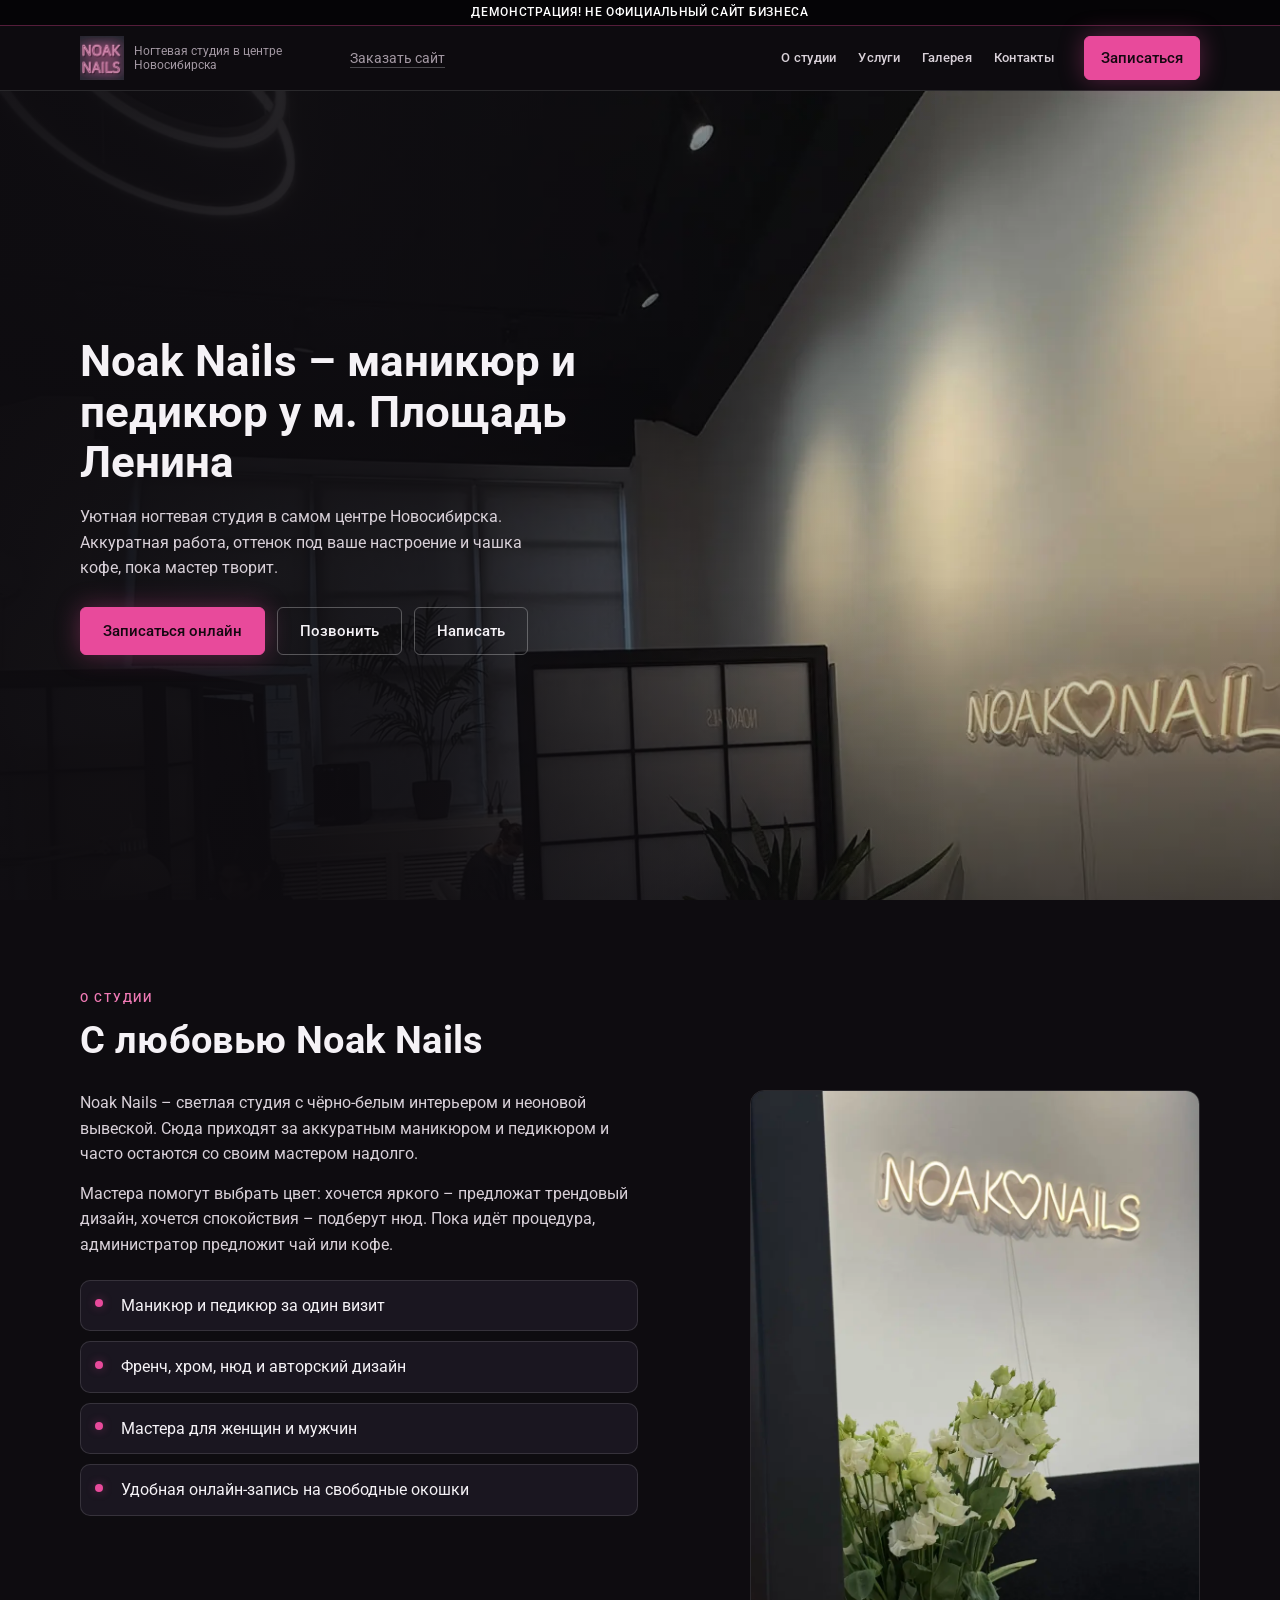
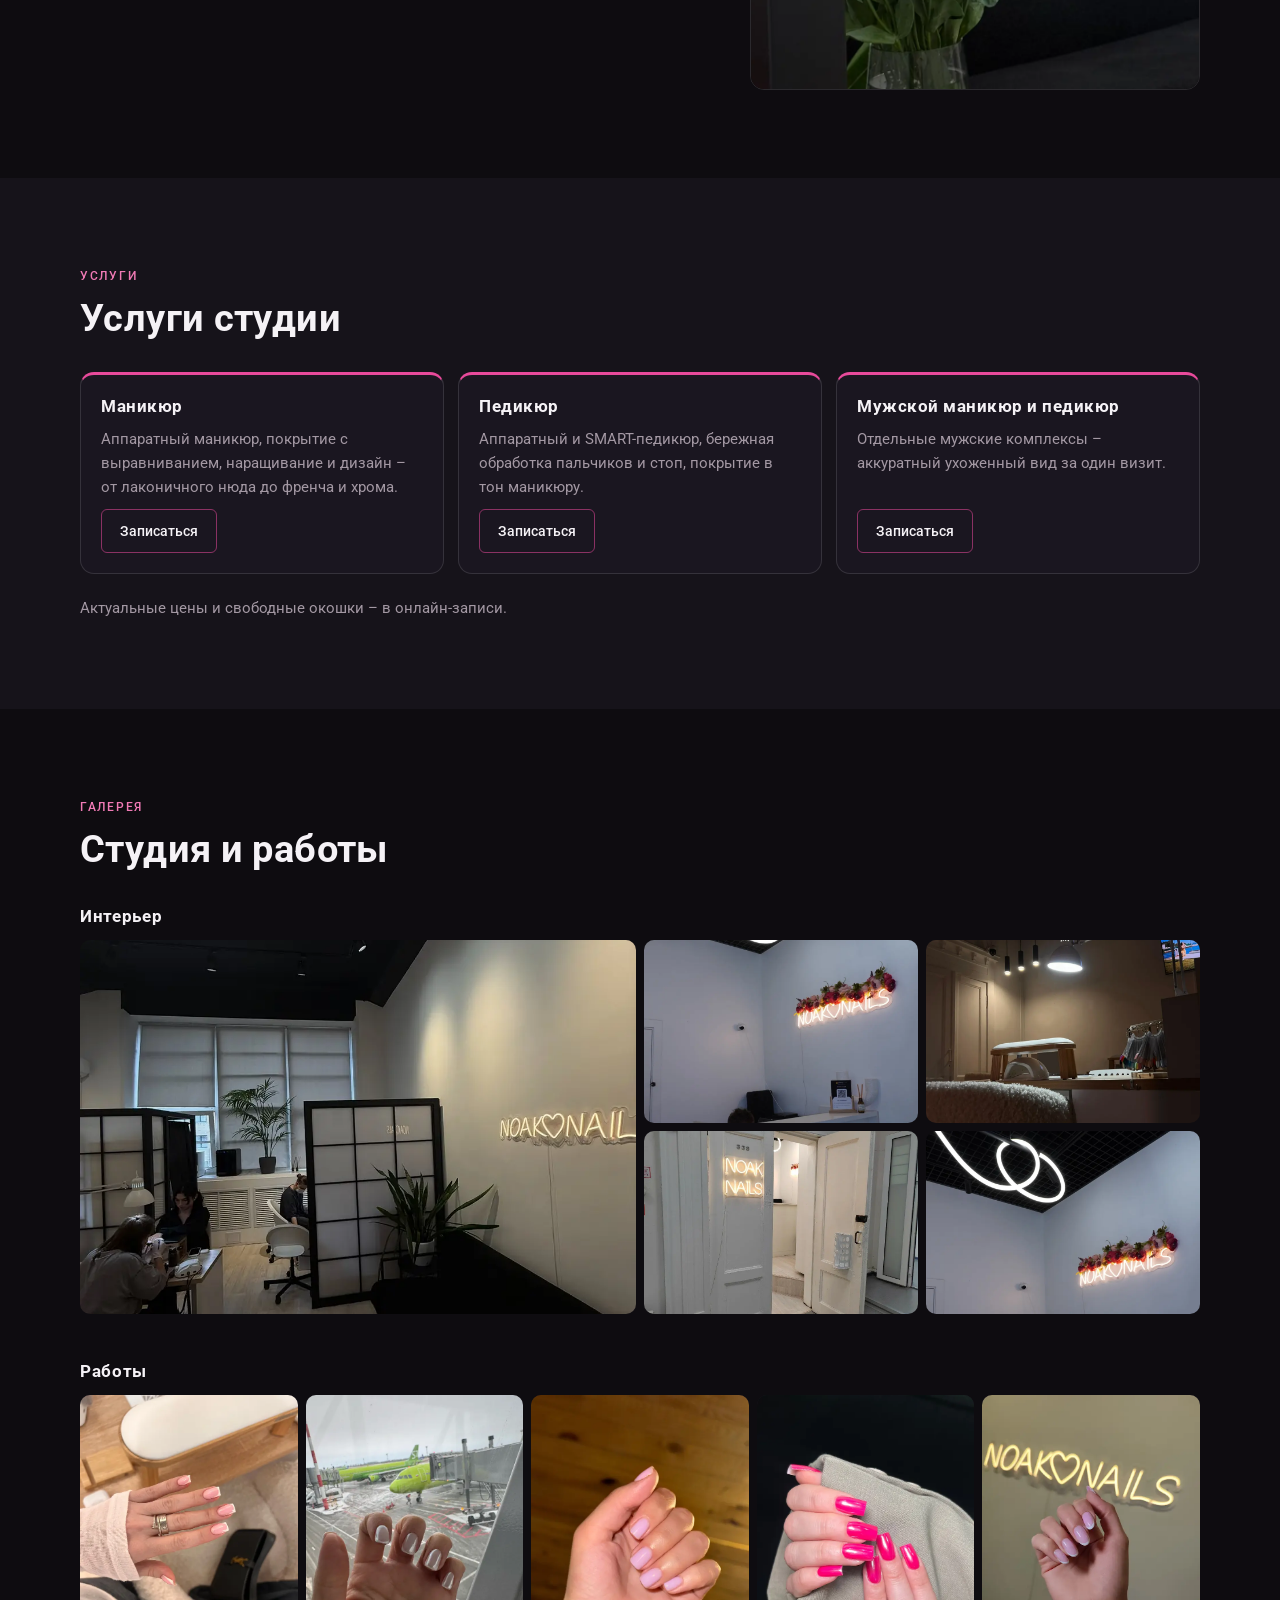
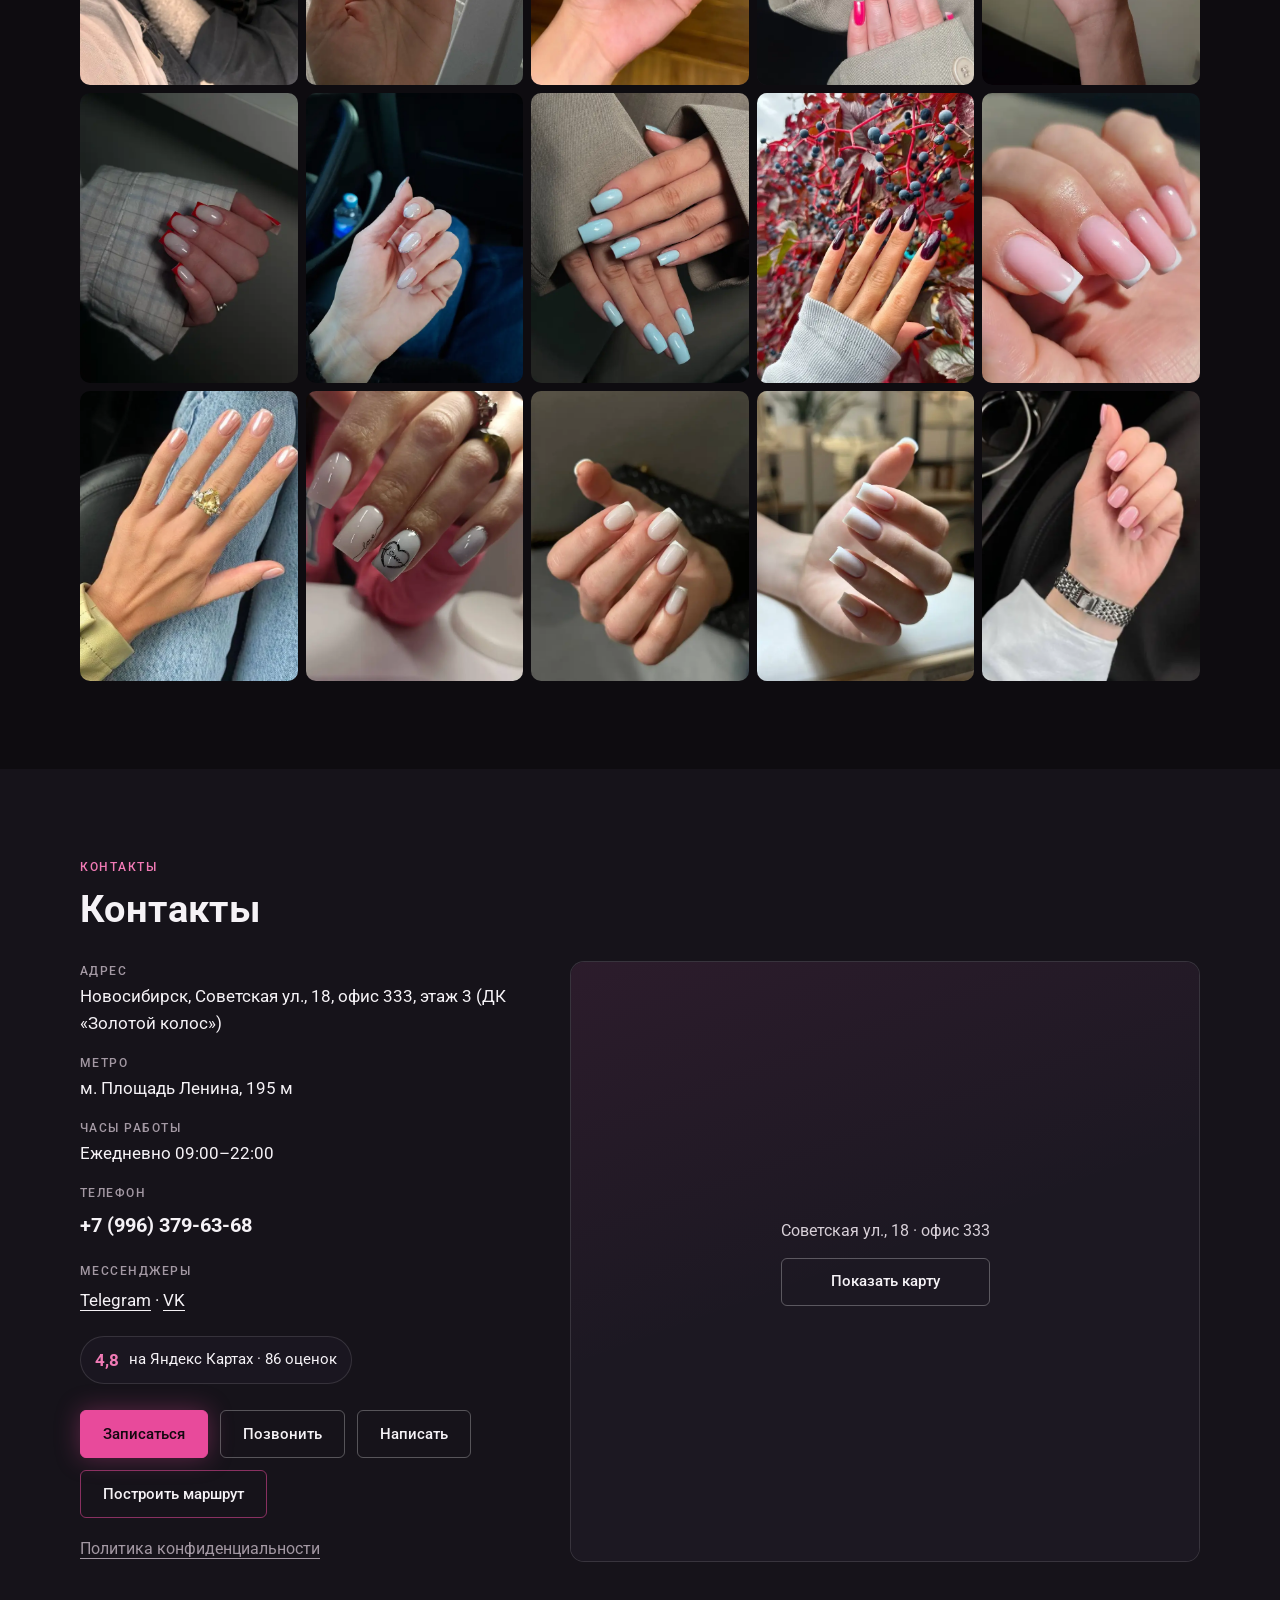
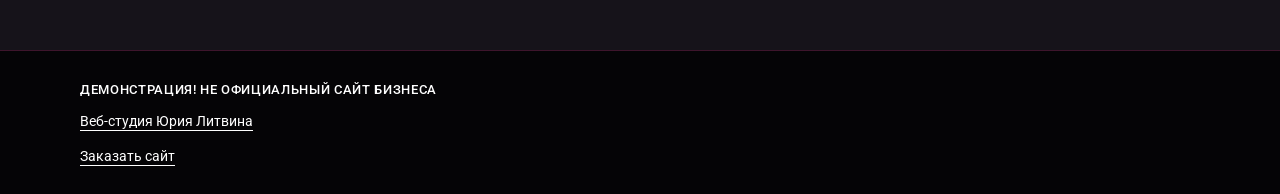
<file: index.html>
<!DOCTYPE html>
<html lang="ru">
<head>
<meta charset="utf-8">
<meta name="viewport" content="width=device-width, initial-scale=1.0">
<meta name="robots" content="noindex, nofollow">
<title>Noak Nails · ногтевая студия в Новосибирске</title>
<meta name="description"
  content="Noak Nails · Новосибирск, Советская ул., 18, у м. Площадь Ленина: маникюр и педикюр, дизайн, онлайн-запись. Ежедневно 09:00–22:00.">
<meta name="theme-color" content="#0e0c10">

<link rel="icon" sizes="any" href="logos/favicon.ico">
<link rel="icon" type="image/png" sizes="32x32" href="logos/favicon-32x32.png">
<link rel="apple-touch-icon" sizes="180x180" href="logos/apple-touch-icon.png">
<link rel="preload" href="fonts/roboto-cyrillic.woff2" as="font" type="font/woff2" crossorigin>
<link rel="preload" as="image" href="images/interior-salon-hero-960.webp" type="image/webp" imagesrcset="images/interior-salon-hero-960.webp 960w, images/interior-salon-hero-1400.webp 1400w" imagesizes="100vw">
<link rel="stylesheet" href="css/fonts.css">
<link rel="stylesheet" href="css/styles.css">
<script>document.documentElement.classList.add('js');</script>
</head>
<body>
<a class="skip-link" href="#main">К содержанию</a>

<div class="site-chrome">
  <div class="demo-strip">
    <p class="demo-phrase">ДЕМОНСТРАЦИЯ! НЕ ОФИЦИАЛЬНЫЙ САЙТ БИЗНЕСА</p>
  </div>
  <header class="site-header">
    <div class="container header-row">
      <a class="brand" href="#top">
        <img src="logos/logo.png" width="180" height="180" alt="NOAK NAILS">
        <span class="brand-sub">Ногтевая студия в центре Новосибирска</span>
      </a>
      <a class="order-link" href="https://litviniuv.ru/webstudio/order/?c=q6hd">Заказать сайт</a>
      <nav class="desk-nav" aria-label="Разделы">
        <ul>
          <li><a href="#about">О студии</a></li>
          <li><a href="#services">Услуги</a></li>
          <li><a href="#gallery">Галерея</a></li>
          <li><a href="#contacts">Контакты</a></li>
        </ul>
      </nav>
      <a class="btn btn-primary btn-book" href="https://n1248057.yclients.com" target="_blank" rel="noopener" data-booking>Записаться</a>
      <button class="menu-btn" type="button" aria-expanded="false" aria-controls="site-menu">Меню</button>
    </div>
  </header>
</div>

<div id="site-menu" class="site-menu" hidden>
  <nav class="menu-nav" aria-label="Меню">
    <ul>
      <li><a href="#about">О студии</a></li>
      <li><a href="#services">Услуги</a></li>
      <li><a href="#gallery">Галерея</a></li>
      <li><a href="#contacts">Контакты</a></li>
      <li><a class="menu-order" href="https://litviniuv.ru/webstudio/order/?c=q6hd">Заказать сайт</a></li>
    </ul>
  </nav>
  <div class="menu-contacts">
    <p>Новосибирск, Советская ул., 18, офис 333, этаж 3</p>
    <p><a href="tel:+79963796368">+7 (996) 379-63-68</a></p>
  </div>
</div>

<main id="main">
  <section class="hero" id="top" aria-labelledby="hero-title">
    <div class="hero-media">
      <img src="images/interior-salon-hero-960.webp"
        srcset="images/interior-salon-hero-960.webp 960w, images/interior-salon-hero-1400.webp 1400w" sizes="100vw"
        width="1400" height="933" alt="Зал Noak Nails: чёрно-белые станции, неоновая вывеска и растения" fetchpriority="high">
    </div>
    <div class="container">
      <div class="hero-text">
        <h1 id="hero-title">Noak Nails – маникюр и педикюр у м. Площадь Ленина</h1>
        <p class="lead">Уютная ногтевая студия в самом центре Новосибирска. Аккуратная работа, оттенок под ваше настроение и чашка кофе, пока мастер творит.</p>
        <div class="hero-cta">
          <a class="btn btn-primary" href="https://n1248057.yclients.com" target="_blank" rel="noopener" data-booking>Записаться онлайн</a>
          <a class="btn btn-ghost" href="tel:+79963796368">Позвонить</a>
          <a class="btn btn-ghost" href="https://t.me/noaknail" rel="noopener">Написать</a>
        </div>
      </div>
    </div>
  </section>

  <section class="section about" id="about" aria-labelledby="about-title">
    <div class="container">
      <div class="reveal">
        <p class="eyebrow">О студии</p>
        <h2 class="section-title" id="about-title">С любовью Noak Nails</h2>
      </div>
      <div class="about-grid">
        <div class="about-copy reveal">
          <p>Noak Nails – светлая студия с чёрно-белым интерьером и неоновой вывеской. Сюда приходят за аккуратным маникюром и педикюром и часто остаются со своим мастером надолго.</p>
          <p>Мастера помогут выбрать цвет: хочется яркого – предложат трендовый дизайн, хочется спокойствия – подберут нюд. Пока идёт процедура, администратор предложит чай или кофе.</p>
          <ul class="about-bullets">
            <li>Маникюр и педикюр за один визит</li>
            <li>Френч, хром, нюд и авторский дизайн</li>
            <li>Мастера для женщин и мужчин</li>
            <li>Удобная онлайн-запись на свободные окошки</li>
          </ul>
        </div>
        <figure class="about-photo reveal">
          <img src="images/interior-neon-flowers-960.webp" width="960" height="1280" loading="lazy" alt="Неоновая вывеска NOAK NAILS и букет белых цветов у чёрного дивана">
        </figure>
      </div>
    </div>
  </section>

  <section class="section services" id="services" aria-labelledby="services-title">
    <div class="container">
      <div class="reveal">
        <p class="eyebrow">Услуги</p>
        <h2 class="section-title" id="services-title">Услуги студии</h2>
      </div>
      <ul class="services-grid reveal">
        <li class="service-card">
          <h3>Маникюр</h3>
          <p>Аппаратный маникюр, покрытие с выравниванием, наращивание и дизайн – от лаконичного нюда до френча и хрома.</p>
          <a class="btn btn-outline" href="https://n1248057.yclients.com" target="_blank" rel="noopener" data-booking aria-label="Записаться: маникюр">Записаться</a>
        </li>
        <li class="service-card">
          <h3>Педикюр</h3>
          <p>Аппаратный и SMART-педикюр, бережная обработка пальчиков и стоп, покрытие в тон маникюру.</p>
          <a class="btn btn-outline" href="https://n1248057.yclients.com" target="_blank" rel="noopener" data-booking aria-label="Записаться: педикюр">Записаться</a>
        </li>
        <li class="service-card">
          <h3>Мужской маникюр и педикюр</h3>
          <p>Отдельные мужские комплексы – аккуратный ухоженный вид за один визит.</p>
          <a class="btn btn-outline" href="https://n1248057.yclients.com" target="_blank" rel="noopener" data-booking aria-label="Записаться: мужской маникюр и педикюр">Записаться</a>
        </li>
      </ul>
      <p class="services-note reveal">Актуальные цены и свободные окошки – в онлайн-записи.</p>
    </div>
  </section>

  <section class="section gallery" id="gallery" aria-labelledby="gallery-title">
    <div class="container">
      <div class="reveal">
        <p class="eyebrow">Галерея</p>
        <h2 class="section-title" id="gallery-title">Студия и работы</h2>
      </div>

      <div class="gallery-block reveal">
        <h3>Интерьер</h3>
        <ul class="gallery-grid gallery-interiors">
          <li><img src="images/interior-salon-960.webp" width="960" height="1280" loading="lazy" alt="Зал студии с неоновой вывеской, чёрным диваном и станциями за перегородками"></li>
          <li><img src="images/interior-reception-960.webp" width="960" height="1440" loading="lazy" alt="Ресепшен Noak Nails с неоновой вывеской и цветами"></li>
          <li><img src="images/interior-station-960.webp" width="960" height="1180" loading="lazy" alt="Маникюрная станция с лампой и белым креслом"></li>
          <li><img src="images/interior-door-960.webp" width="960" height="720" loading="lazy" alt="Дверь офиса 333 с неоновой вывеской NOAK NAILS"></li>
          <li><img src="images/interior-reception-hero-960.webp" width="960" height="640" loading="lazy" alt="Стойка ресепшена и неоновая вывеска в зале"></li>
        </ul>
      </div>

      <div class="gallery-block reveal">
        <h3>Работы</h3>
        <ul class="gallery-grid gallery-works">
          <li><img src="images/work-french-iridescent-640.webp" width="640" height="853" loading="lazy" alt="Френч с перламутровым бликом"></li>
          <li><img src="images/work-chrome-airport-640.webp" width="640" height="853" loading="lazy" alt="Хромированный дизайн ногтей"></li>
          <li><img src="images/work-milky-pink-640.webp" width="640" height="853" loading="lazy" alt="Молочно-розовое покрытие"></li>
          <li><img src="images/work-hot-pink-chrome-640.webp" width="640" height="853" loading="lazy" alt="Ярко-розовый маникюр с хромом"></li>
          <li><img src="images/work-french-neon-bg-640.webp" width="640" height="853" loading="lazy" alt="Френч на фоне неона студии"></li>
          <li><img src="images/work-red-tip-french-640.webp" width="640" height="853" loading="lazy" alt="Френч с красным кончиком"></li>
          <li><img src="images/work-milky-glitter-tip-640.webp" width="640" height="853" loading="lazy" alt="Молочное покрытие с блёстками на кончиках"></li>
          <li><img src="images/work-baby-blue-square-640.webp" width="640" height="1138" loading="lazy" alt="Голубой квадратный маникюр"></li>
          <li><img src="images/work-burgundy-autumn-640.webp" width="640" height="874" loading="lazy" alt="Бордовый осенний дизайн"></li>
          <li><img src="images/work-french-gloss-640.webp" width="640" height="763" loading="lazy" alt="Глянцевый френч"></li>
          <li><img src="images/work-chrome-nude-ring-640.webp" width="640" height="705" loading="lazy" alt="Нюд с хромом и кольцом"></li>
          <li><img src="images/work-love-heart-design-640.webp" width="640" height="853" loading="lazy" alt="Дизайн с сердечками"></li>
          <li><img src="images/work-french-square-640.webp" width="640" height="840" loading="lazy" alt="Квадратный френч"></li>
          <li><img src="images/work-milky-square-woodstar-640.webp" width="640" height="853" loading="lazy" alt="Молочный квадратный маникюр"></li>
          <li><img src="images/work-bubblegum-pink-640.webp" width="562" height="640" loading="lazy" alt="Розовое покрытие bubblegum"></li>
        </ul>
      </div>
    </div>
  </section>

  <section class="section contacts" id="contacts" aria-labelledby="contacts-title">
    <div class="container">
      <div class="reveal">
        <p class="eyebrow">Контакты</p>
        <h2 class="section-title" id="contacts-title">Контакты</h2>
      </div>
      <div class="contacts-grid">
        <div class="contacts-info reveal">
          <dl class="facts">
            <div>
              <dt>Адрес</dt>
              <dd>Новосибирск, Советская ул., 18, офис 333, этаж 3 (ДК «Золотой колос»)</dd>
            </div>
            <div>
              <dt>Метро</dt>
              <dd>м. Площадь Ленина, 195 м</dd>
            </div>
            <div>
              <dt>Часы работы</dt>
              <dd>Ежедневно 09:00–22:00</dd>
            </div>
            <div>
              <dt>Телефон</dt>
              <dd><a class="phone" href="tel:+79963796368">+7 (996) 379-63-68</a></dd>
            </div>
            <div>
              <dt>Мессенджеры</dt>
              <dd>
                <a href="https://t.me/noaknail" rel="noopener">Telegram</a>
                ·
                <a href="https://vk.ru/noak_nails" rel="noopener">VK</a>
              </dd>
            </div>
          </dl>
          <a class="rating-badge" href="https://yandex.ru/maps/org/noak_nails/41153958947/" rel="noopener">
            <strong>4,8</strong>
            <span>на Яндекс Картах · 86 оценок</span>
          </a>
          <div class="contacts-cta">
            <a class="btn btn-primary" href="https://n1248057.yclients.com" target="_blank" rel="noopener" data-booking>Записаться</a>
            <a class="btn btn-ghost" href="tel:+79963796368">Позвонить</a>
            <a class="btn btn-ghost" href="https://t.me/noaknail" rel="noopener">Написать</a>
            <a class="btn btn-outline" href="https://yandex.ru/maps/org/noak_nails/41153958947/" rel="noopener">Построить маршрут</a>
          </div>
          <p class="privacy-link"><a href="privacy/">Политика конфиденциальности</a></p>
        </div>
        <div class="contacts-map reveal">
          <div class="map-wrap" data-map-src="https://yandex.ru/map-widget/v1/?oid=41153958947&amp;ol=biz&amp;lang=ru_RU&amp;z=16" aria-label="Карта проезда">
            <div class="map-placeholder">
              <p>Советская ул., 18 · офис 333</p>
              <button class="btn btn-ghost" type="button" data-map-load>Показать карту</button>
            </div>
          </div>
        </div>
      </div>
    </div>
  </section>
</main>

<footer class="site-footer">
  <div class="container footer-stack">
    <p class="footer-demo">ДЕМОНСТРАЦИЯ! НЕ ОФИЦИАЛЬНЫЙ САЙТ БИЗНЕСА</p>
    <a href="https://litviniuv.ru/webstudio/">Веб-студия Юрия Литвина</a>
    <a href="https://litviniuv.ru/webstudio/order/?c=q6hd">Заказать сайт</a>
  </div>
</footer>

<dialog class="booking-dialog" id="booking-dialog" aria-labelledby="booking-title">
  <div class="booking-bar">
    <h2 id="booking-title">Онлайн-запись</h2>
    <button class="booking-close" type="button">Закрыть</button>
  </div>
  <div class="booking-frame">
    <iframe data-src="https://n1248057.yclients.com/company/1141530/personal/menu?o=" title="Онлайн-запись в Noak Nails"></iframe>
  </div>
</dialog>

<script src="js/site.js"></script>
</body>
</html>
</file>
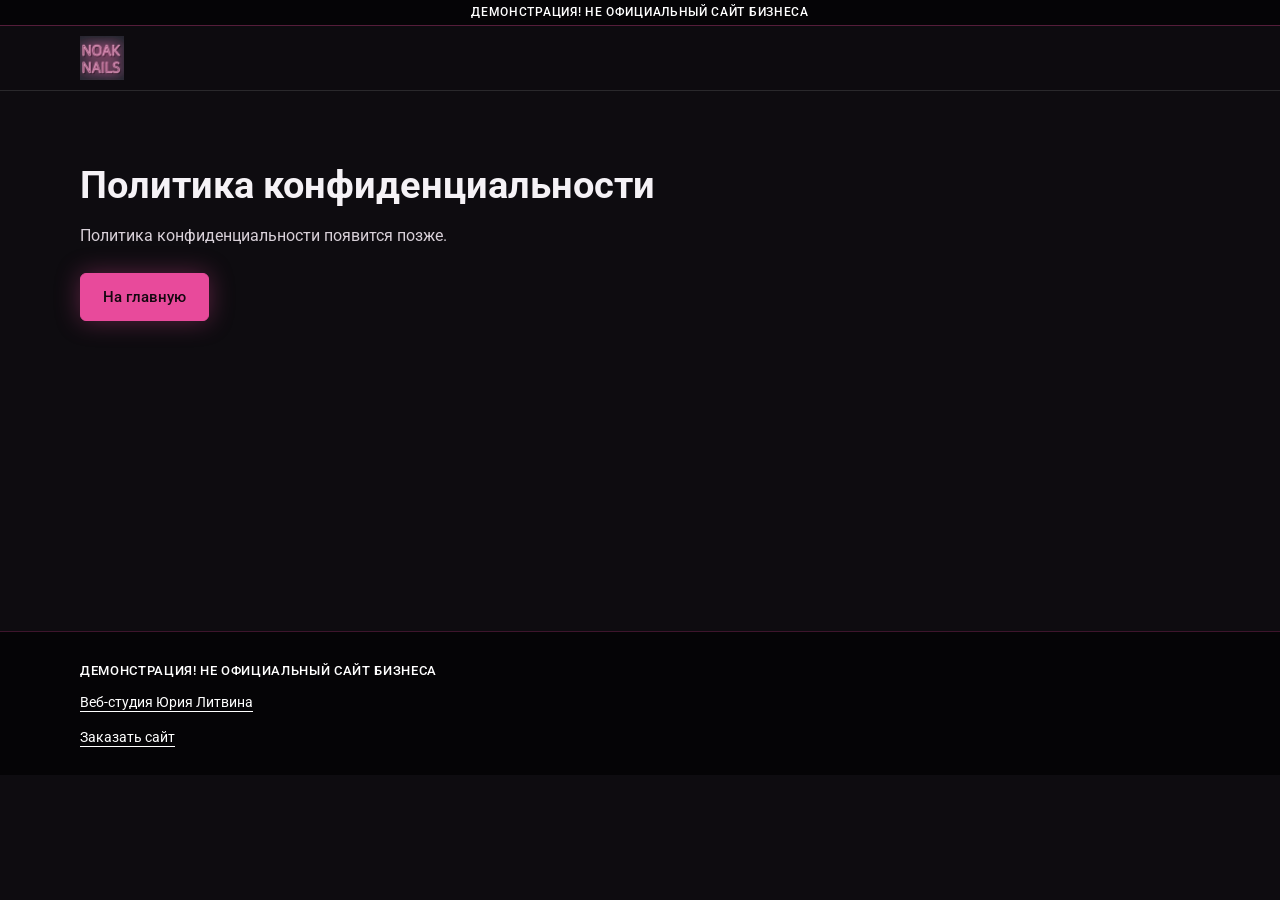
<file: privacy/index.html>
<!DOCTYPE html>
<html lang="ru">
<head>
<meta charset="utf-8">
<meta name="viewport" content="width=device-width, initial-scale=1.0">
<meta name="robots" content="noindex, nofollow">
<title>Политика конфиденциальности · Noak Nails</title>
<meta name="theme-color" content="#0e0c10">
<link rel="icon" sizes="any" href="../logos/favicon.ico">
<link rel="icon" type="image/png" sizes="32x32" href="../logos/favicon-32x32.png">
<link rel="apple-touch-icon" sizes="180x180" href="../logos/apple-touch-icon.png">
<link rel="stylesheet" href="../css/fonts.css">
<link rel="stylesheet" href="../css/styles.css">
</head>
<body class="simple-page">
<div class="site-chrome">
  <div class="demo-strip"><p class="demo-phrase">ДЕМОНСТРАЦИЯ! НЕ ОФИЦИАЛЬНЫЙ САЙТ БИЗНЕСА</p></div>
  <header class="site-header">
    <div class="container header-row">
      <a class="brand" href="../index.html"><img src="../logos/logo.png" width="180" height="180" alt="NOAK NAILS"></a>
    </div>
  </header>
</div>
<main id="main">
  <div class="container">
    <h1>Политика конфиденциальности</h1>
    <p>Политика конфиденциальности появится позже.</p>
    <a class="btn btn-primary" href="../index.html">На главную</a>
  </div>
</main>
<footer class="site-footer">
  <div class="container footer-stack">
    <p class="footer-demo">ДЕМОНСТРАЦИЯ! НЕ ОФИЦИАЛЬНЫЙ САЙТ БИЗНЕСА</p>
    <a href="https://litviniuv.ru/webstudio/">Веб-студия Юрия Литвина</a>
    <a href="https://litviniuv.ru/webstudio/order/?c=q6hd">Заказать сайт</a>
  </div>
</footer>
</body>
</html>
</file>
<file: css/fonts.css>
/* Local webfonts: Roboto (body) + Cormorant Garamond (display accents in variants). */
@font-face { font-family: "Roboto"; font-style: normal; font-weight: 300 700; font-display: swap; src: url(../fonts/roboto-cyrillic.woff2) format("woff2"); unicode-range: U+0301, U+0400-045F, U+0490-0491, U+04B0-04B1, U+2116; }
@font-face { font-family: "Roboto"; font-style: normal; font-weight: 300 700; font-display: swap; src: url(../fonts/roboto-latin.woff2) format("woff2"); unicode-range: U+0000-00FF, U+0131, U+0152-0153, U+02BB-02BC, U+02C6, U+02DA, U+02DC, U+0304, U+0308, U+0329, U+2000-206F, U+20AC, U+2122, U+2191, U+2193, U+2212, U+2215, U+FEFF, U+FFFD; }
@font-face { font-family: "Cormorant Garamond"; font-style: normal; font-weight: 500 600; font-display: swap; src: url(../fonts/cormorant-garamond-500-cyrillic.woff2) format("woff2"); unicode-range: U+0301, U+0400-045F, U+0490-0491, U+04B0-04B1, U+2116; }
@font-face { font-family: "Cormorant Garamond"; font-style: normal; font-weight: 500 600; font-display: swap; src: url(../fonts/cormorant-garamond-500-latin.woff2) format("woff2"); unicode-range: U+0000-00FF, U+0131, U+0152-0153, U+02BB-02BC, U+02C6, U+02DA, U+02DC, U+0304, U+0308, U+0329, U+2000-206F, U+20AC, U+2122, U+2191, U+2193, U+2212, U+2215, U+FEFF, U+FFFD; }
@font-face { font-family: "Cormorant Garamond"; font-style: italic; font-weight: 500; font-display: swap; src: url(../fonts/cormorant-garamond-500i-cyrillic.woff2) format("woff2"); unicode-range: U+0301, U+0400-045F, U+0490-0491, U+04B0-04B1, U+2116; }
@font-face { font-family: "Cormorant Garamond"; font-style: italic; font-weight: 500; font-display: swap; src: url(../fonts/cormorant-garamond-500i-latin.woff2) format("woff2"); unicode-range: U+0000-00FF, U+0131, U+0152-0153, U+02BB-02BC, U+02C6, U+02DA, U+02DC, U+0304, U+0308, U+0329, U+2000-206F, U+20AC, U+2122, U+2191, U+2193, U+2212, U+2215, U+FEFF, U+FFFD; }

:root {
  --font-body: "Roboto", system-ui, -apple-system, "Segoe UI", "Helvetica Neue", Arial, sans-serif;
  --font-display: "Roboto", system-ui, -apple-system, "Segoe UI", Arial, sans-serif;
  --font-serif: "Cormorant Garamond", "Times New Roman", Georgia, serif;
}
</file>
<file: css/styles.css>
/* Noak Nails · demo C2 · Fork B from logo + media: charcoal studio, neon magenta accent. */
:root {
  --ink: #f5f2f6;
  --ink-soft: #d8d0d8;
  --muted: #a398a3;
  --line: rgba(255, 255, 255, .12);
  --bg: #0e0c10;
  --bg-2: #16131a;
  --bg-3: #1c1822;
  --surface: #1a1620;
  --neon: #e84a9b;
  --neon-soft: #f07ab5;
  --neon-deep: #c4347e;
  --neon-glow: rgba(232, 74, 155, .35);
  --on-neon: #140810;
  --radius: 14px;
  --radius-s: 6px;
  --chrome-h: 108px;
  --container: 1120px;
}

*, *::before, *::after { box-sizing: border-box; }
html { -webkit-text-size-adjust: 100%; text-size-adjust: 100%; scroll-behavior: smooth; }
@media (prefers-reduced-motion: reduce) { html { scroll-behavior: auto; } }
html.menu-open, html.dialog-open { overflow: hidden; }
body {
  margin: 0; font-family: var(--font-body); font-size: 1rem; line-height: 1.6;
  color: var(--ink-soft); background: var(--bg); overflow-x: clip;
}
img { display: block; max-width: 100%; height: auto; }
h1, h2, h3 { margin: 0; color: var(--ink); line-height: 1.15; font-family: var(--font-display); }
p, ul, dl, figure { margin: 0; }
ul { padding: 0; list-style: none; }
a { color: inherit; }
a:focus-visible, button:focus-visible, [tabindex]:focus-visible {
  outline: 3px solid var(--neon); outline-offset: 3px; border-radius: 4px;
}
h1:focus, h2:focus { outline: none; }
h2:focus-visible { outline: 2px dashed var(--neon-soft); outline-offset: 6px; }

.container { width: min(100% - 32px, var(--container)); margin-inline: auto; }
.skip-link {
  position: absolute; left: 12px; top: -60px; z-index: 100;
  background: var(--neon); color: var(--on-neon); padding: 10px 14px;
  border-radius: var(--radius-s); text-decoration: none;
}
.skip-link:focus { top: 12px; }

/* demo strip + sticky header */
.site-chrome { position: sticky; top: 0; z-index: 50; }
.demo-strip {
  display: flex; align-items: center; justify-content: center; gap: 8px; flex-wrap: wrap;
  background: #050406; color: #fff; padding: 4px 10px; font-size: .64rem; line-height: 1.3; letter-spacing: .02em;
  border-bottom: 1px solid rgba(232, 74, 155, .35);
}
@media (min-width: 600px) { .demo-strip { font-size: .72rem; letter-spacing: .06em; padding: 5px 12px; } }
.demo-phrase { font-weight: 500; text-align: center; }
@media (min-width: 360px) { .demo-phrase { white-space: nowrap; } }
.variant-switch { display: flex; gap: 4px; }
.variant-switch a {
  display: inline-grid; place-items: center; min-width: 24px; min-height: 24px; padding: 0 5px;
  border-radius: 4px; border: 1px solid rgba(255, 255, 255, .45); color: #fff; text-decoration: none; font-weight: 500;
}
.variant-switch a[aria-current="page"] { background: var(--neon); color: var(--on-neon); border-color: var(--neon); }

.site-header {
  background: rgba(14, 12, 16, .92); border-bottom: 1px solid var(--line);
  backdrop-filter: saturate(1.2) blur(8px);
}
.header-row { display: flex; align-items: center; gap: 12px; min-height: 64px; }
.brand { display: inline-flex; align-items: center; flex: none; padding: 4px 0; text-decoration: none; }
.brand img { width: auto; height: 40px; }
.brand-sub {
  display: none; margin-left: 10px; font-size: .72rem; line-height: 1.25; color: var(--muted); max-width: 12rem;
}
.order-link {
  display: none; font-size: .88rem; color: var(--muted); text-decoration: underline; text-underline-offset: 4px;
  text-decoration-color: rgba(255, 255, 255, .25); padding: 8px 4px; white-space: nowrap;
}
.order-link:hover { color: var(--ink); text-decoration-color: currentColor; }
.desk-nav { display: none; margin-left: auto; }
.desk-nav ul { display: flex; gap: 2px; }
.desk-nav a {
  display: inline-block; padding: 10px 10px; text-decoration: none; font-size: .84rem; font-weight: 500;
  letter-spacing: .02em; color: var(--ink-soft);
}
.desk-nav a:hover { color: var(--neon-soft); }
.btn {
  display: inline-flex; align-items: center; justify-content: center; gap: 8px; min-height: 48px; padding: 12px 22px;
  border-radius: var(--radius-s); border: 1px solid transparent; font: inherit; font-weight: 500; font-size: .95rem;
  line-height: 1.2; text-decoration: none; cursor: pointer; text-align: center;
  transition: background-color .2s, color .2s, border-color .2s, box-shadow .2s;
}
.btn-primary {
  background: var(--neon); color: var(--on-neon); border-color: var(--neon);
  box-shadow: 0 0 24px var(--neon-glow);
}
.btn-primary:hover { background: var(--neon-soft); border-color: var(--neon-soft); }
.btn-outline { background: transparent; color: var(--ink); border-color: rgba(232, 74, 155, .55); }
.btn-outline:hover { background: rgba(232, 74, 155, .12); }
.btn-ghost { background: transparent; color: var(--ink); border-color: rgba(255, 255, 255, .28); }
.btn-ghost:hover { border-color: var(--neon-soft); color: #fff; }
.btn-book { margin-left: auto; min-height: 44px; padding: 10px 16px; white-space: nowrap; }
.menu-btn {
  min-height: 44px; min-width: 44px; padding: 8px 12px; border: 1px solid rgba(255, 255, 255, .28);
  border-radius: var(--radius-s); background: var(--bg-2); color: var(--ink); font: inherit; font-size: .9rem;
  font-weight: 500; cursor: pointer;
}

@media (min-width: 960px) {
  .brand img { height: 44px; }
  .brand-sub { display: block; }
  .order-link { display: inline-block; margin-left: 8px; }
  .desk-nav { display: block; }
  .btn-book { margin-left: 8px; }
  .menu-btn { display: none; }
}

/* mobile menu */
.site-menu {
  position: fixed; left: 0; right: 0; bottom: 0; top: var(--chrome-h); z-index: 49;
  background: var(--bg-2); overflow-y: auto; overscroll-behavior: contain;
  padding: 28px 0 28px; display: flex; flex-direction: column;
}
@media (max-width: 480px) { .site-menu { padding-top: 40px; } }
.site-menu[hidden] { display: none; }
.menu-nav ul { display: grid; }
.menu-nav a {
  display: flex; align-items: center; min-height: 56px; padding: 8px 24px;
  border-bottom: 1px solid var(--line); text-decoration: none; font-weight: 500; color: var(--ink);
}
.menu-nav .menu-order {
  font-weight: 400; color: var(--muted); text-decoration: underline; text-underline-offset: 4px;
}
.menu-contacts { margin-top: auto; padding: 24px 24px 0; color: var(--muted); display: grid; gap: 6px; }
.menu-contacts a {
  color: var(--ink); font-weight: 500; text-decoration: none; display: inline-block;
  min-height: 44px; padding-top: 10px;
}

/* sections */
.section { padding: 64px 0; scroll-margin-top: var(--chrome-h); }
.eyebrow {
  font-size: .78rem; text-transform: uppercase; letter-spacing: .14em; font-weight: 500;
  color: var(--neon-soft); margin-bottom: 10px;
}
.section-title { font-size: clamp(1.7rem, 1.2rem + 2vw, 2.4rem); font-weight: 700; letter-spacing: .01em; }
.section-sub { margin-top: 10px; color: var(--muted); max-width: 60ch; }
@media (min-width: 960px) { .section { padding: 88px 0; } }

/* hero */
.hero { position: relative; background: var(--bg-2); min-height: 0; }
.hero-media img { width: 100%; aspect-ratio: 3 / 2; object-fit: cover; }
.hero-text { padding: 28px 0 40px; }
.hero h1 { font-weight: 700; font-size: clamp(1.7rem, 1.2rem + 2.2vw, 2.75rem); }
.hero .lead { margin-top: 16px; max-width: 52ch; color: var(--ink-soft); }
.hero-cta { display: flex; flex-wrap: wrap; gap: 12px; margin-top: 26px; }
@media (max-width: 480px) { .hero-cta .btn { flex: 1 1 100%; } }
@media (min-width: 900px) {
  .hero {
    min-height: calc(100svh - var(--chrome-h)); display: flex; align-items: center; overflow: hidden;
  }
  .hero-media { position: absolute; inset: 0; }
  .hero-media img { height: 100%; aspect-ratio: auto; object-position: 55% 40%; }
  .hero-media::after {
    content: ""; position: absolute; inset: 0;
    background: linear-gradient(90deg, rgba(14, 12, 16, .96) 0%, rgba(14, 12, 16, .88) 34%, rgba(14, 12, 16, .4) 58%, rgba(14, 12, 16, 0) 74%),
      linear-gradient(0deg, rgba(14, 12, 16, .55) 0%, transparent 40%);
  }
  .hero-text { position: relative; padding: 56px 0; max-width: 560px; }
}

/* about */
.about { background: var(--bg); }
.about-grid { display: grid; gap: 28px; margin-top: 28px; }
.about-copy { display: grid; gap: 14px; max-width: 62ch; }
.about-copy p { color: var(--ink-soft); }
.about-bullets { display: grid; gap: 10px; margin-top: 8px; }
.about-bullets li {
  position: relative; padding: 12px 14px 12px 40px; background: var(--surface);
  border: 1px solid var(--line); border-radius: 10px; color: var(--ink);
}
.about-bullets li::before {
  content: ""; position: absolute; left: 14px; top: 1.15em; width: 8px; height: 8px;
  border-radius: 50%; background: var(--neon); box-shadow: 0 0 10px var(--neon-glow);
}
.about-photo img {
  width: 100%; aspect-ratio: 3 / 4; object-fit: cover; border-radius: var(--radius);
  border: 1px solid var(--line);
}
@media (min-width: 900px) {
  .about-grid { grid-template-columns: minmax(0, 7fr) minmax(0, 5fr); align-items: start; gap: 40px; }
  .about-photo { position: sticky; top: calc(var(--chrome-h) + 24px); }
}

/* services */
.services { background: var(--bg-2); }
.services-grid { display: grid; gap: 14px; margin-top: 32px; grid-template-columns: 1fr; }
.service-card {
  display: flex; flex-direction: column; gap: 10px; padding: 22px 20px 20px;
  border: 1px solid var(--line); border-radius: var(--radius); background: var(--surface);
  border-top: 3px solid var(--neon);
}
.service-card h3 { font-size: 1.05rem; letter-spacing: .03em; font-weight: 700; }
.service-card p { color: var(--muted); font-size: .95rem; flex: 1; }
.service-card .btn { align-self: flex-start; min-height: 44px; padding: 10px 18px; font-size: .88rem; }
.services-note { margin-top: 22px; color: var(--muted); font-size: .95rem; }
@media (min-width: 700px) { .services-grid { grid-template-columns: repeat(3, 1fr); } }

/* gallery */
.gallery { background: var(--bg); }
.gallery-block { margin-top: 36px; }
.gallery-block + .gallery-block { margin-top: 48px; }
.gallery-block h3 {
  font-size: 1.05rem; letter-spacing: .04em; margin-bottom: 14px; color: var(--ink);
}
.gallery-grid { display: grid; gap: 8px; grid-template-columns: repeat(2, 1fr); }
.gallery-grid li { overflow: hidden; border-radius: 10px; background: var(--bg-3); }
.gallery-grid img {
  width: 100%; height: 100%; aspect-ratio: 3 / 4; object-fit: cover;
  transition: transform .6s ease;
}
.gallery-interiors img { aspect-ratio: 3 / 2; }
.gallery-interiors li:first-child { grid-column: 1 / -1; }
@media (hover: hover) { .gallery-grid li:hover img { transform: scale(1.03); } }
@media (min-width: 700px) {
  .gallery-interiors { grid-template-columns: repeat(4, 1fr); }
  .gallery-interiors li:first-child { grid-column: 1 / 3; grid-row: 1 / 3; }
  .gallery-interiors li:first-child img { aspect-ratio: 3 / 2; height: 100%; }
  .gallery-works { grid-template-columns: repeat(5, 1fr); }
}
@media (min-width: 500px) and (max-width: 699px) {
  .gallery-works { grid-template-columns: repeat(3, 1fr); }
}

/* contacts */
.contacts { background: var(--bg-2); }
.contacts-grid { display: grid; gap: 28px; margin-top: 30px; }
.facts { display: grid; gap: 16px; }
.facts dt {
  font-size: .78rem; text-transform: uppercase; letter-spacing: .12em; color: var(--muted); font-weight: 500;
}
.facts dd { margin: 2px 0 0; color: var(--ink); font-size: 1.05rem; }
.facts dd a { color: var(--ink); text-underline-offset: 4px; display: inline-block; padding: 4px 0; }
.facts .phone { font-size: 1.25rem; font-weight: 700; text-decoration: none; }
.facts .phone:hover { color: var(--neon-soft); }
.rating-badge {
  display: inline-flex; align-items: center; gap: 10px; margin-top: 18px; padding: 10px 14px;
  border-radius: 999px; border: 1px solid var(--line); background: var(--surface); color: var(--ink);
  text-decoration: none; font-size: .92rem;
}
.rating-badge strong { color: var(--neon-soft); font-size: 1.05rem; }
.rating-badge:hover { border-color: rgba(232, 74, 155, .45); }
.contacts-cta { display: flex; flex-wrap: wrap; gap: 12px; margin-top: 26px; }
.contacts-map {
  border-radius: var(--radius); overflow: hidden; background: var(--bg-3);
  min-height: 320px; min-width: 0; border: 1px solid var(--line);
  position: relative;
}
.map-wrap { height: 100%; min-height: 320px; }
.map-wrap iframe { display: block; width: 100%; height: 100%; min-height: 320px; border: 0; }
.map-placeholder {
  position: absolute; inset: 0; display: grid; place-content: center; gap: 14px; text-align: center;
  padding: 24px; color: var(--muted); background:
    linear-gradient(160deg, rgba(232, 74, 155, .08), transparent 50%), var(--bg-3);
}
.map-placeholder p { color: var(--ink-soft); max-width: 28ch; margin-inline: auto; }
.map-wrap.is-loaded .map-placeholder { display: none; }
@media (min-width: 900px) {
  .contacts-grid { grid-template-columns: minmax(0, 5fr) minmax(0, 7fr); align-items: stretch; gap: 40px; }
  .contacts-map, .map-wrap, .map-wrap iframe { min-height: 440px; height: 100%; }
}

/* footer – exactly three stacked lines */
.site-footer {
  background: #050406; color: rgba(255, 255, 255, .82); padding: 28px 0 24px; font-size: .9rem;
  border-top: 1px solid rgba(232, 74, 155, .25);
}
.footer-stack { display: grid; gap: 8px; justify-items: start; }
.footer-stack .footer-demo {
  font-weight: 500; letter-spacing: .05em; font-size: .82rem; color: #fff; margin: 0;
}
.footer-stack a {
  color: #fff; text-underline-offset: 4px; display: inline-block; padding: 2px 0; margin: 0;
}

/* booking dialog (side panel / iframe like Vualya) */
.booking-dialog {
  padding: 0; border: 0; margin: 0 0 0 auto; width: min(100%, 460px); max-width: 100%;
  height: 100%; max-height: 100%; background: var(--bg-2); color: var(--ink);
  box-shadow: -20px 0 60px rgba(0, 0, 0, .55);
}
.booking-dialog::backdrop { background: rgba(0, 0, 0, .65); }
.booking-dialog[open] { display: flex; flex-direction: column; }
.booking-bar {
  display: flex; align-items: center; justify-content: space-between; gap: 12px;
  padding: 10px 12px 10px 18px; border-bottom: 1px solid var(--line);
}
.booking-dialog .booking-bar h2 {
  color: var(--ink); font-size: 1rem; letter-spacing: .04em; font-weight: 600;
}
.booking-close {
  min-height: 44px; min-width: 44px; padding: 8px 14px; border: 1px solid rgba(255, 255, 255, .28);
  border-radius: var(--radius-s); background: var(--bg-3); font: inherit; font-weight: 500;
  cursor: pointer; color: var(--ink);
}
.booking-frame { flex: 1; min-height: 0; background: #fff; }
.booking-frame iframe { display: block; width: 100%; height: 100%; border: 0; }

/* simple pages */
.simple-page main { min-height: 60vh; padding: 72px 0; }
.simple-page h1 { font-size: clamp(1.6rem, 1.2rem + 2vw, 2.4rem); }
.simple-page main p { margin-top: 16px; }
.simple-page main .btn { margin-top: 24px; }

/* entrance */
.reveal { opacity: 1; }
.js .reveal { opacity: 0; transform: translateY(18px); transition: opacity .7s ease, transform .7s ease; }
.js .reveal.is-in { opacity: 1; transform: none; }
@media (prefers-reduced-motion: reduce) {
  .js .reveal { opacity: 1; transform: none; transition: none; }
}

.privacy-link { margin-top: 18px; }
.privacy-link a { color: var(--muted); text-underline-offset: 4px; }
</file>
